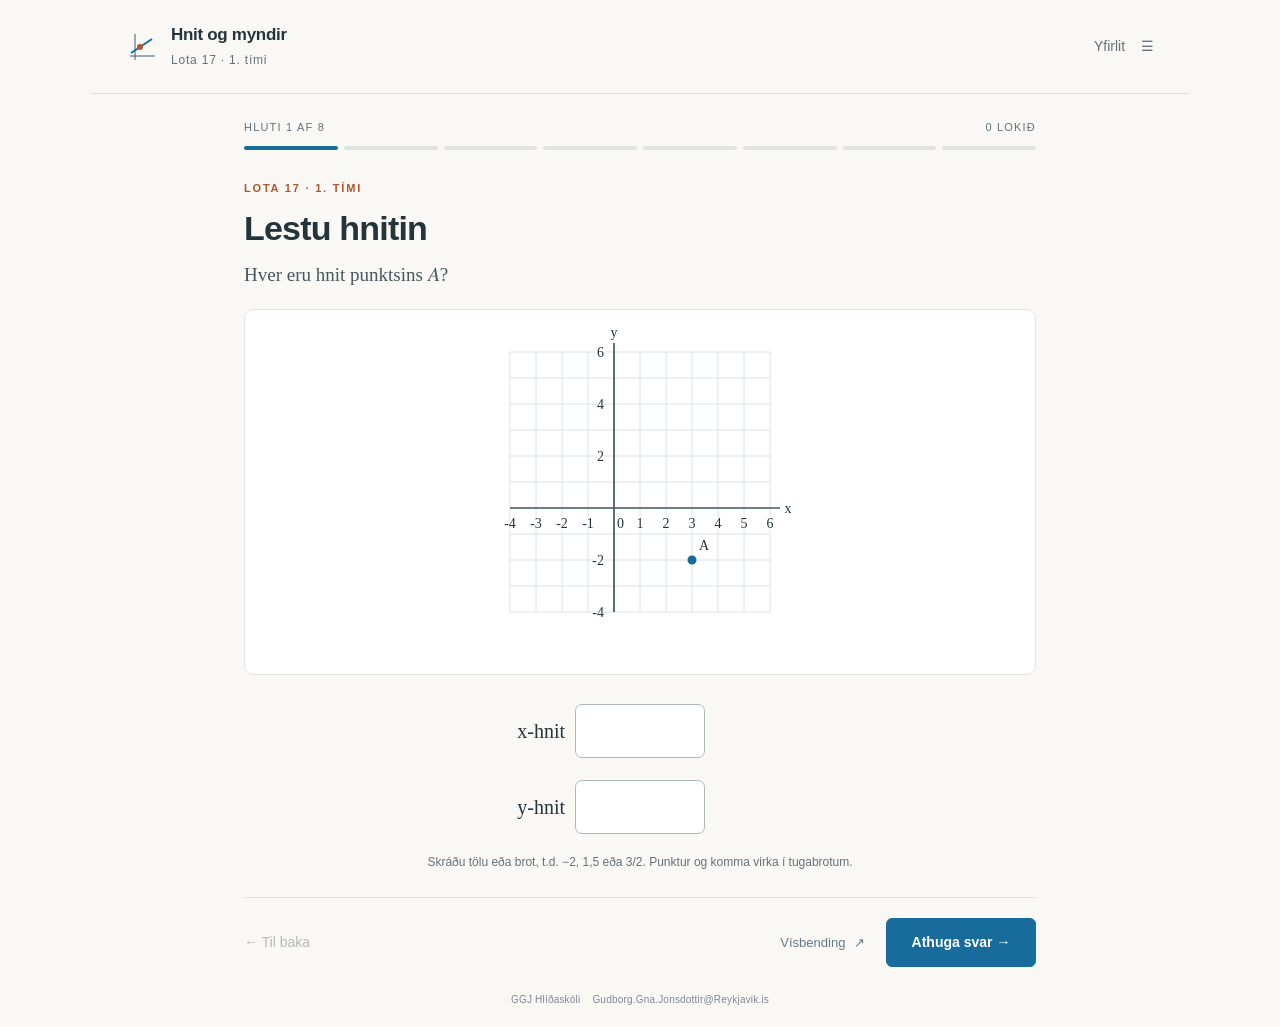
<file: aefingar/timi-1/index.html>
<!doctype html>
<html lang="is">
<head>
<meta charset="UTF-8"><meta name="viewport" content="width=device-width,initial-scale=1">
<meta name="theme-color" content="#f9f8f4">
<meta name="description" content="Æfðu hnit og myndir. Leystu eitt verkefni í einu og fáðu vísbendingar og endurgjöf.">
<title>Hnit og myndir · Lota 17</title>
<link rel="stylesheet" href="../sameiginlegt/base.css"><link rel="stylesheet" href="../sameiginlegt/exercise.css">
</head>
<body>
<header class="top"><div class="brand"><svg width="32" height="32" viewBox="0 0 32 32" aria-hidden="true"><path d="M4 25H29M9 29V3" fill="none" stroke="#425963"/><path d="M5 22L26 8" fill="none" stroke="#176c9b" stroke-width="2"/><circle cx="14" cy="16" r="3" fill="#ac572e"/></svg><div><strong>Hnit og myndir</strong><span>Lota 17 · 1. tími</span></div></div><button class="quiet" id="outline">Yfirlit <span aria-hidden="true">☰</span></button></header>
<noscript><p class="no-script">Kveiktu á JavaScript í vafranum til að nota gagnvirku æfinguna.</p></noscript><main id="main">
<div class="progress-row"><span id="stepcount"></span><span id="subcount"></span></div>
<div id="progress" class="progress" aria-label="Framvinda"></div>
<section id="exercise" aria-labelledby="heading"></section>
<div class="bottom"><button id="back" class="quiet">← Til baka</button><div class="actions"><button id="hint" class="hint-button">Vísbending <span aria-hidden="true">↗</span></button><button id="check" class="primary">Athuga svar <span aria-hidden="true">→</span></button></div></div>
<p class="footnote">GGJ Hlíðaskóli <span>Gudborg.Gna.Jonsdottir@Reykjavik.is</span></p>
</main>
<dialog id="outlineDialog"><div class="dialog-head"><h2>Æfingin þín</h2><button id="closeDialog" class="icon-button" aria-label="Loka yfirliti">×</button></div><p class="muted">Veldu hluta til að skoða eða æfa aftur.</p><div id="outlineItems"></div><p class="storage-note">Framvindan geymist í þessum vafra. Svör eru ekki send til kennara.</p></dialog>
<script src="data.js?v=c427f101ac04"></script><script src="../sameiginlegt/app.js"></script>
<script src="child.js"></script>
</body>
</html>
</file>
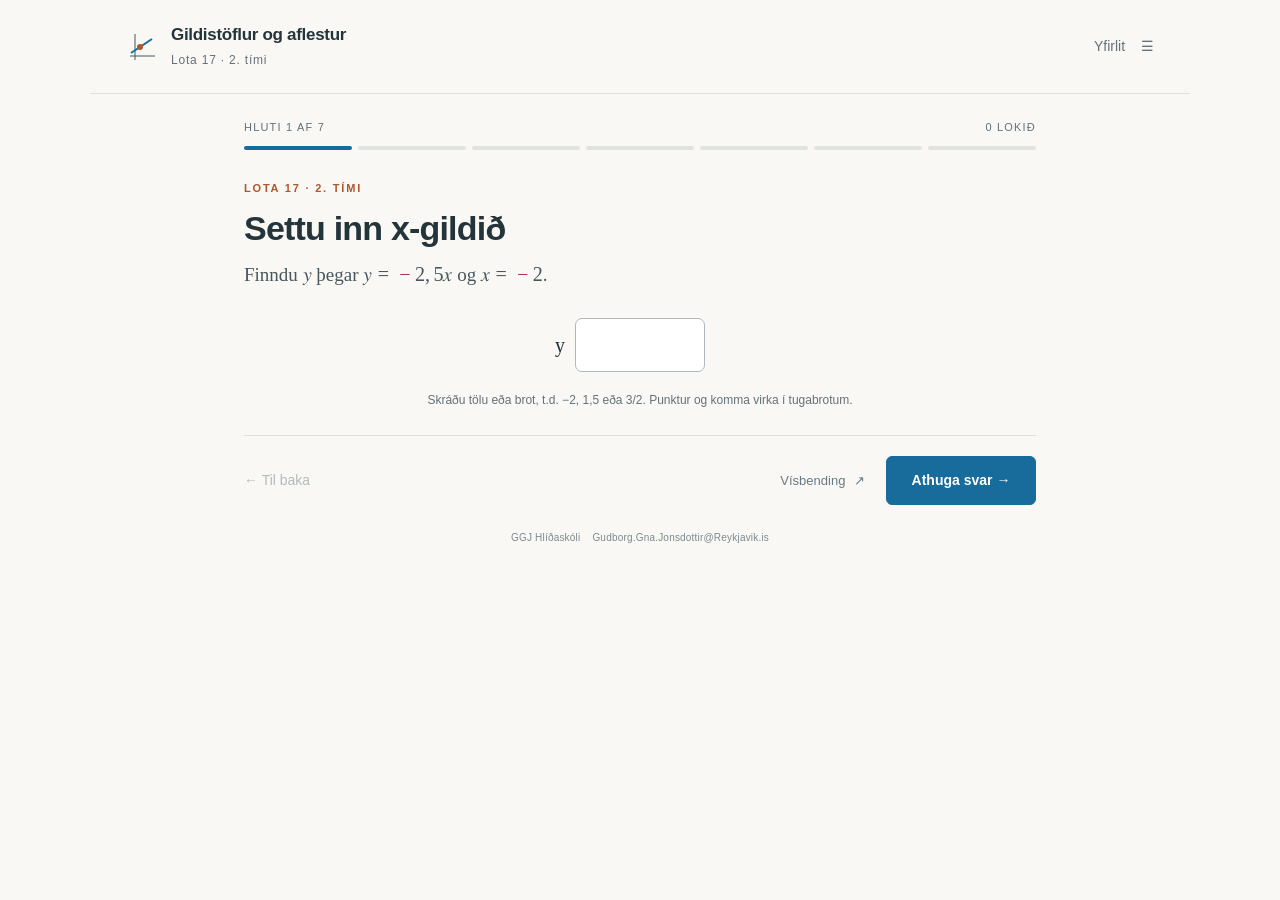
<file: aefingar/timi-2/index.html>
<!doctype html>
<html lang="is">
<head>
<meta charset="UTF-8"><meta name="viewport" content="width=device-width,initial-scale=1">
<meta name="theme-color" content="#f9f8f4">
<meta name="description" content="Æfðu gildistöflur og aflestur. Leystu eitt verkefni í einu og fáðu vísbendingar og endurgjöf.">
<title>Gildistöflur og aflestur · Lota 17</title>
<link rel="stylesheet" href="../sameiginlegt/base.css"><link rel="stylesheet" href="../sameiginlegt/exercise.css">
</head>
<body>
<header class="top"><div class="brand"><svg width="32" height="32" viewBox="0 0 32 32" aria-hidden="true"><path d="M4 25H29M9 29V3" fill="none" stroke="#425963"/><path d="M5 22L26 8" fill="none" stroke="#176c9b" stroke-width="2"/><circle cx="14" cy="16" r="3" fill="#ac572e"/></svg><div><strong>Gildistöflur og aflestur</strong><span>Lota 17 · 2. tími</span></div></div><button class="quiet" id="outline">Yfirlit <span aria-hidden="true">☰</span></button></header>
<noscript><p class="no-script">Kveiktu á JavaScript í vafranum til að nota gagnvirku æfinguna.</p></noscript><main id="main">
<div class="progress-row"><span id="stepcount"></span><span id="subcount"></span></div>
<div id="progress" class="progress" aria-label="Framvinda"></div>
<section id="exercise" aria-labelledby="heading"></section>
<div class="bottom"><button id="back" class="quiet">← Til baka</button><div class="actions"><button id="hint" class="hint-button">Vísbending <span aria-hidden="true">↗</span></button><button id="check" class="primary">Athuga svar <span aria-hidden="true">→</span></button></div></div>
<p class="footnote">GGJ Hlíðaskóli <span>Gudborg.Gna.Jonsdottir@Reykjavik.is</span></p>
</main>
<dialog id="outlineDialog"><div class="dialog-head"><h2>Æfingin þín</h2><button id="closeDialog" class="icon-button" aria-label="Loka yfirliti">×</button></div><p class="muted">Veldu hluta til að skoða eða æfa aftur.</p><div id="outlineItems"></div><p class="storage-note">Framvindan geymist í þessum vafra. Svör eru ekki send til kennara.</p></dialog>
<script src="data.js?v=554094a3fe0c"></script><script src="../sameiginlegt/app.js"></script>
<script src="child.js"></script>
</body>
</html>
</file>
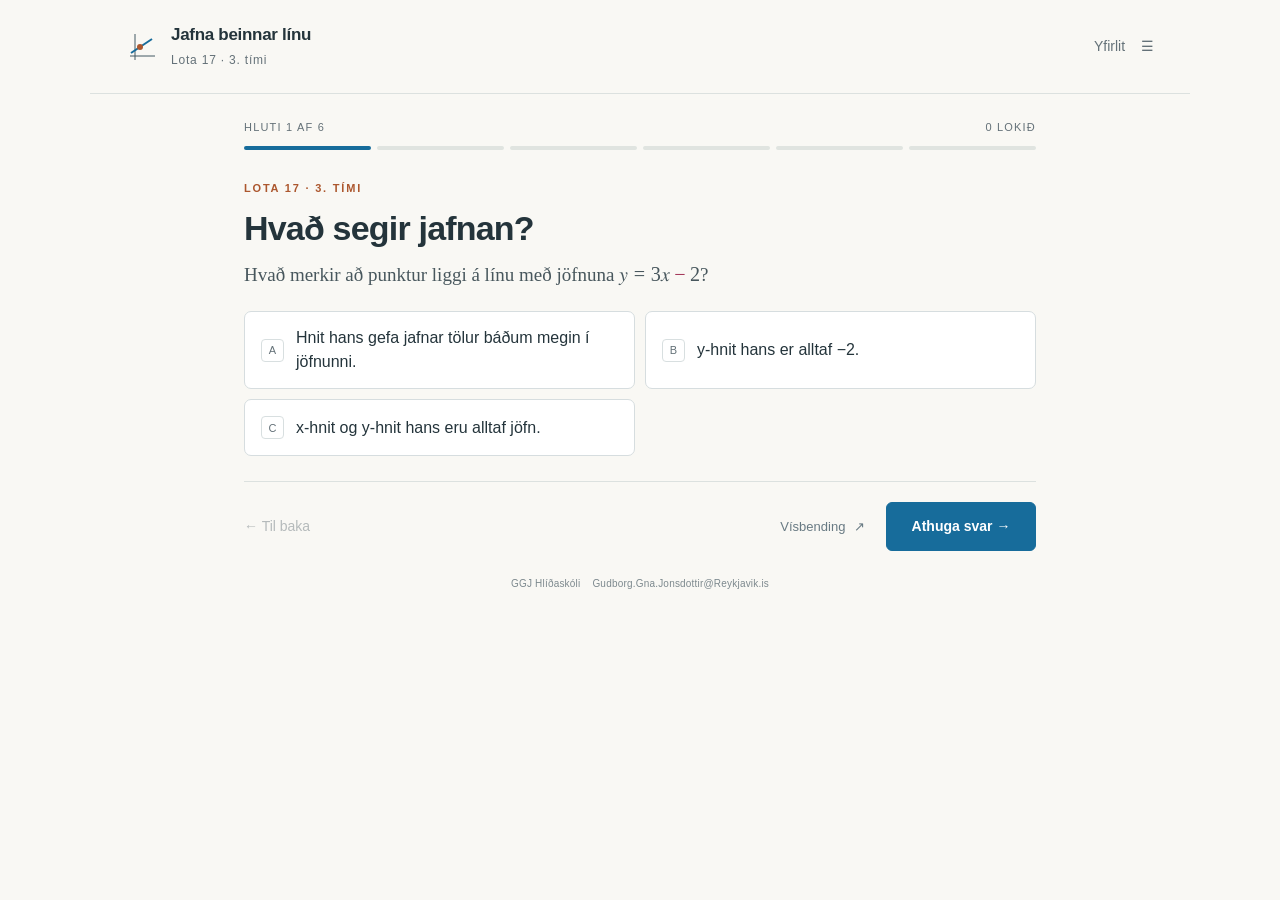
<file: aefingar/timi-3/index.html>
<!doctype html>
<html lang="is">
<head>
<meta charset="UTF-8"><meta name="viewport" content="width=device-width,initial-scale=1">
<meta name="theme-color" content="#f9f8f4">
<meta name="description" content="Æfðu jafna beinnar línu. Leystu eitt verkefni í einu og fáðu vísbendingar og endurgjöf.">
<title>Jafna beinnar línu · Lota 17</title>
<link rel="stylesheet" href="../sameiginlegt/base.css"><link rel="stylesheet" href="../sameiginlegt/exercise.css">
</head>
<body>
<header class="top"><div class="brand"><svg width="32" height="32" viewBox="0 0 32 32" aria-hidden="true"><path d="M4 25H29M9 29V3" fill="none" stroke="#425963"/><path d="M5 22L26 8" fill="none" stroke="#176c9b" stroke-width="2"/><circle cx="14" cy="16" r="3" fill="#ac572e"/></svg><div><strong>Jafna beinnar línu</strong><span>Lota 17 · 3. tími</span></div></div><button class="quiet" id="outline">Yfirlit <span aria-hidden="true">☰</span></button></header>
<noscript><p class="no-script">Kveiktu á JavaScript í vafranum til að nota gagnvirku æfinguna.</p></noscript><main id="main">
<div class="progress-row"><span id="stepcount"></span><span id="subcount"></span></div>
<div id="progress" class="progress" aria-label="Framvinda"></div>
<section id="exercise" aria-labelledby="heading"></section>
<div class="bottom"><button id="back" class="quiet">← Til baka</button><div class="actions"><button id="hint" class="hint-button">Vísbending <span aria-hidden="true">↗</span></button><button id="check" class="primary">Athuga svar <span aria-hidden="true">→</span></button></div></div>
<p class="footnote">GGJ Hlíðaskóli <span>Gudborg.Gna.Jonsdottir@Reykjavik.is</span></p>
</main>
<dialog id="outlineDialog"><div class="dialog-head"><h2>Æfingin þín</h2><button id="closeDialog" class="icon-button" aria-label="Loka yfirliti">×</button></div><p class="muted">Veldu hluta til að skoða eða æfa aftur.</p><div id="outlineItems"></div><p class="storage-note">Framvindan geymist í þessum vafra. Svör eru ekki send til kennara.</p></dialog>
<script src="data.js?v=5bc1ed973306"></script><script src="../sameiginlegt/app.js"></script>
<script src="child.js"></script>
</body>
</html>
</file>
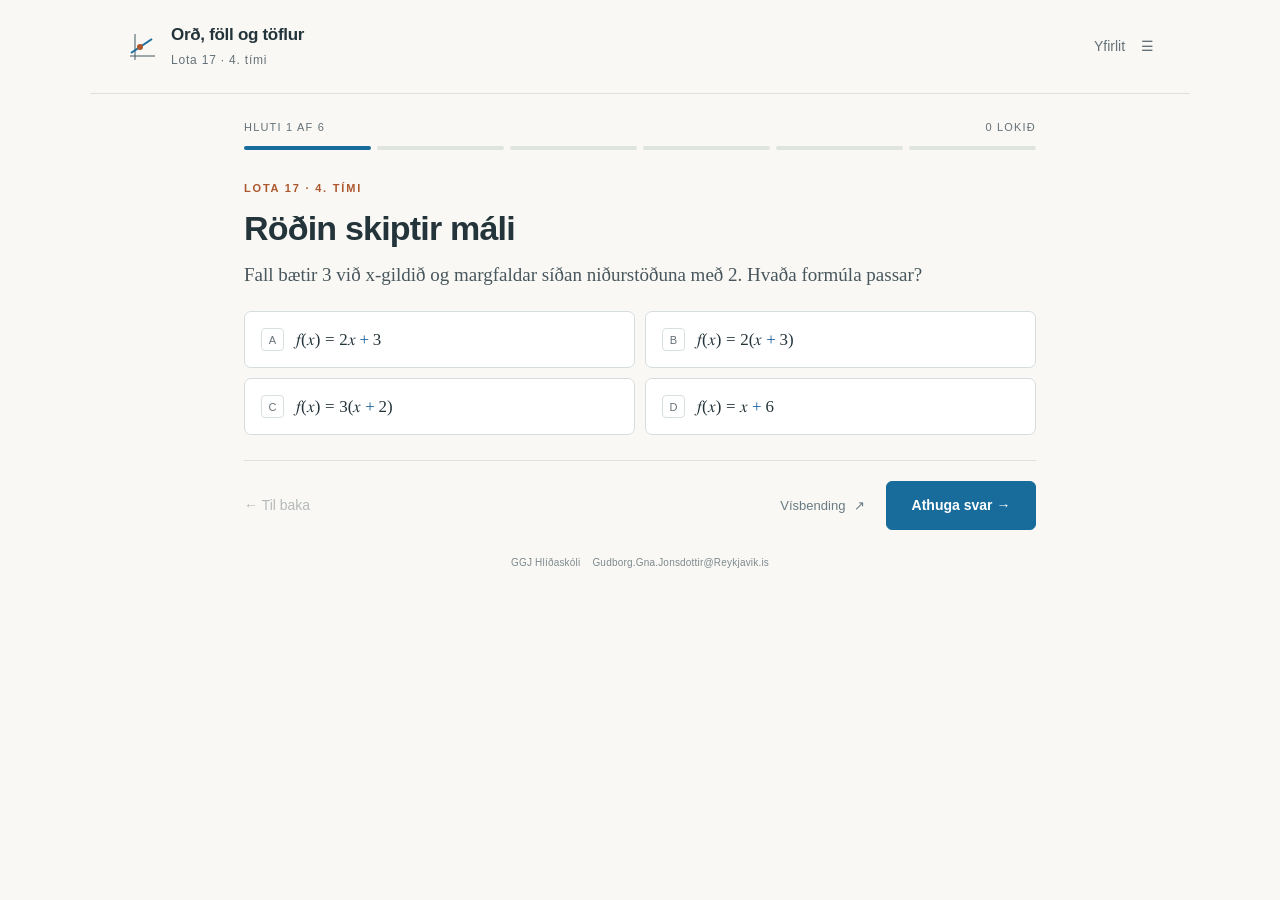
<file: aefingar/timi-4/index.html>
<!doctype html>
<html lang="is">
<head>
<meta charset="UTF-8"><meta name="viewport" content="width=device-width,initial-scale=1">
<meta name="theme-color" content="#f9f8f4">
<meta name="description" content="Æfðu orð, föll og töflur. Leystu eitt verkefni í einu og fáðu vísbendingar og endurgjöf.">
<title>Orð, föll og töflur · Lota 17</title>
<link rel="stylesheet" href="../sameiginlegt/base.css"><link rel="stylesheet" href="../sameiginlegt/exercise.css">
</head>
<body>
<header class="top"><div class="brand"><svg width="32" height="32" viewBox="0 0 32 32" aria-hidden="true"><path d="M4 25H29M9 29V3" fill="none" stroke="#425963"/><path d="M5 22L26 8" fill="none" stroke="#176c9b" stroke-width="2"/><circle cx="14" cy="16" r="3" fill="#ac572e"/></svg><div><strong>Orð, föll og töflur</strong><span>Lota 17 · 4. tími</span></div></div><button class="quiet" id="outline">Yfirlit <span aria-hidden="true">☰</span></button></header>
<noscript><p class="no-script">Kveiktu á JavaScript í vafranum til að nota gagnvirku æfinguna.</p></noscript><main id="main">
<div class="progress-row"><span id="stepcount"></span><span id="subcount"></span></div>
<div id="progress" class="progress" aria-label="Framvinda"></div>
<section id="exercise" aria-labelledby="heading"></section>
<div class="bottom"><button id="back" class="quiet">← Til baka</button><div class="actions"><button id="hint" class="hint-button">Vísbending <span aria-hidden="true">↗</span></button><button id="check" class="primary">Athuga svar <span aria-hidden="true">→</span></button></div></div>
<p class="footnote">GGJ Hlíðaskóli <span>Gudborg.Gna.Jonsdottir@Reykjavik.is</span></p>
</main>
<dialog id="outlineDialog"><div class="dialog-head"><h2>Æfingin þín</h2><button id="closeDialog" class="icon-button" aria-label="Loka yfirliti">×</button></div><p class="muted">Veldu hluta til að skoða eða æfa aftur.</p><div id="outlineItems"></div><p class="storage-note">Framvindan geymist í þessum vafra. Svör eru ekki send til kennara.</p></dialog>
<script src="data.js?v=aa38b812f684"></script><script src="../sameiginlegt/app.js"></script>
<script src="child.js"></script>
</body>
</html>
</file>
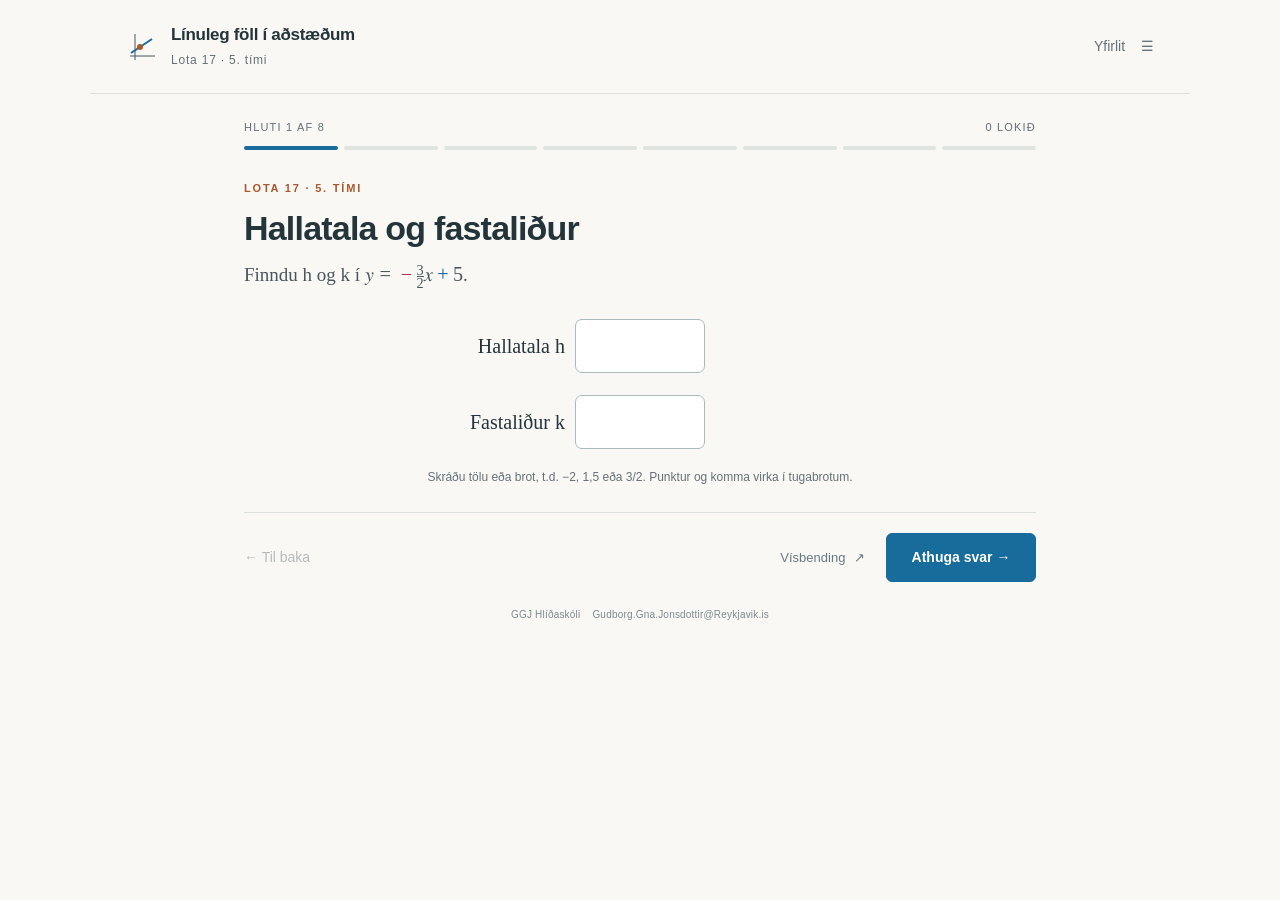
<file: aefingar/timi-5/index.html>
<!doctype html>
<html lang="is">
<head>
<meta charset="UTF-8"><meta name="viewport" content="width=device-width,initial-scale=1">
<meta name="theme-color" content="#f9f8f4">
<meta name="description" content="Æfðu línuleg föll í aðstæðum. Leystu eitt verkefni í einu og fáðu vísbendingar og endurgjöf.">
<title>Línuleg föll í aðstæðum · Lota 17</title>
<link rel="stylesheet" href="../sameiginlegt/base.css"><link rel="stylesheet" href="../sameiginlegt/exercise.css">
</head>
<body>
<header class="top"><div class="brand"><svg width="32" height="32" viewBox="0 0 32 32" aria-hidden="true"><path d="M4 25H29M9 29V3" fill="none" stroke="#425963"/><path d="M5 22L26 8" fill="none" stroke="#176c9b" stroke-width="2"/><circle cx="14" cy="16" r="3" fill="#ac572e"/></svg><div><strong>Línuleg föll í aðstæðum</strong><span>Lota 17 · 5. tími</span></div></div><button class="quiet" id="outline">Yfirlit <span aria-hidden="true">☰</span></button></header>
<noscript><p class="no-script">Kveiktu á JavaScript í vafranum til að nota gagnvirku æfinguna.</p></noscript><main id="main">
<div class="progress-row"><span id="stepcount"></span><span id="subcount"></span></div>
<div id="progress" class="progress" aria-label="Framvinda"></div>
<section id="exercise" aria-labelledby="heading"></section>
<div class="bottom"><button id="back" class="quiet">← Til baka</button><div class="actions"><button id="hint" class="hint-button">Vísbending <span aria-hidden="true">↗</span></button><button id="check" class="primary">Athuga svar <span aria-hidden="true">→</span></button></div></div>
<p class="footnote">GGJ Hlíðaskóli <span>Gudborg.Gna.Jonsdottir@Reykjavik.is</span></p>
</main>
<dialog id="outlineDialog"><div class="dialog-head"><h2>Æfingin þín</h2><button id="closeDialog" class="icon-button" aria-label="Loka yfirliti">×</button></div><p class="muted">Veldu hluta til að skoða eða æfa aftur.</p><div id="outlineItems"></div><p class="storage-note">Framvindan geymist í þessum vafra. Svör eru ekki send til kennara.</p></dialog>
<script src="data.js?v=1e2fb8389bc0"></script><script src="../sameiginlegt/app.js"></script>
<script src="child.js"></script>
</body>
</html>
</file>
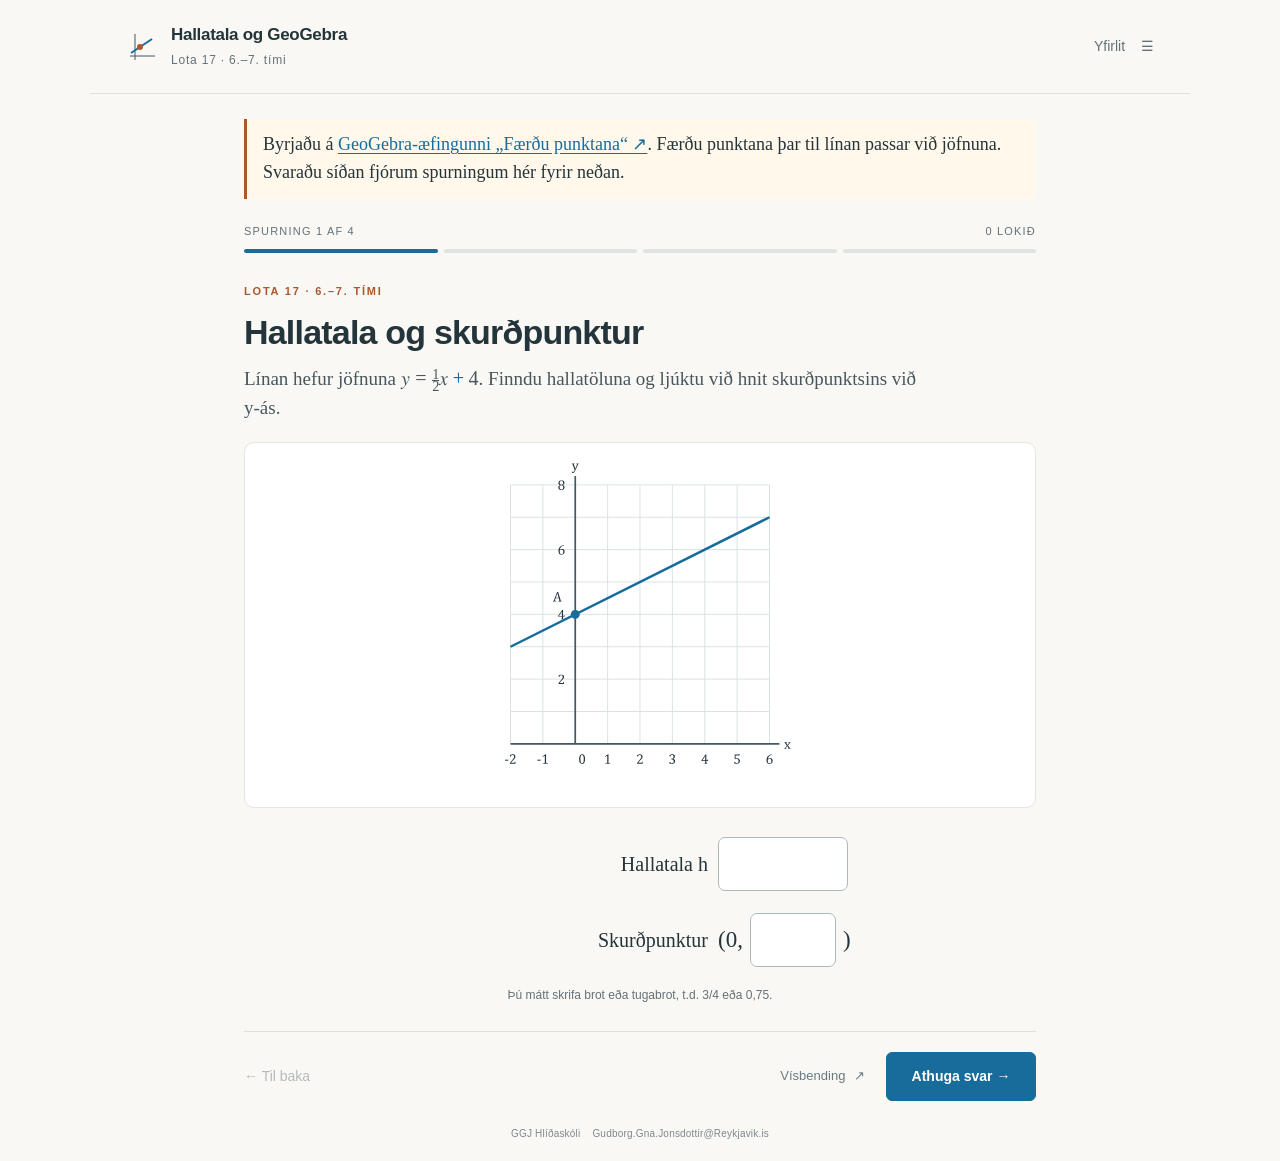
<file: aefingar/timi-6-7/index.html>
<!doctype html>
<html lang="is">
<head>
<meta charset="UTF-8"><meta name="viewport" content="width=device-width,initial-scale=1">
<meta name="theme-color" content="#f9f8f4">
<meta name="description" content="GeoGebra og fjórar stuttar spurningar um hallatölu, skurðpunkt og aflestur.">
<title>Hallatala og GeoGebra · Lota 17</title>
<link rel="stylesheet" href="base.css"><link rel="stylesheet" href="exercise.css">
</head>
<body>
<header class="top"><div class="brand"><svg width="32" height="32" viewBox="0 0 32 32" aria-hidden="true"><path d="M4 25H29M9 29V3" fill="none" stroke="#425963"/><path d="M5 22L26 8" fill="none" stroke="#176c9b" stroke-width="2"/><circle cx="14" cy="16" r="3" fill="#ac572e"/></svg><div><strong>Hallatala og GeoGebra</strong><span>Lota 17 · 6.–7. tími</span></div></div><button class="quiet" id="outline">Yfirlit <span aria-hidden="true">☰</span></button></header>
<noscript><p class="no-script">Kveiktu á JavaScript í vafranum til að nota gagnvirku æfinguna.</p></noscript><main id="main">
<p class="geogebra-start">Byrjaðu á <a href="https://www.geogebra.org/classic/ybdcrenx" target="_blank" rel="noopener">GeoGebra-æfingunni „Færðu punktana“ ↗</a>. Færðu punktana þar til línan passar við jöfnuna. Svaraðu síðan fjórum spurningum hér fyrir neðan.</p>
<div class="progress-row"><span id="stepcount"></span><span id="subcount"></span></div>
<div id="progress" class="progress" aria-label="Framvinda"></div>
<section id="exercise" aria-labelledby="heading"></section>
<div class="bottom"><button id="back" class="quiet">← Til baka</button><div class="actions"><button id="hint" class="hint-button">Vísbending <span aria-hidden="true">↗</span></button><button id="check" class="primary">Athuga svar <span aria-hidden="true">→</span></button></div></div>
<p class="footnote">GGJ Hlíðaskóli <span>Gudborg.Gna.Jonsdottir@Reykjavik.is</span></p>
</main>
<dialog id="outlineDialog"><div class="dialog-head"><h2>Æfingin þín</h2><button id="closeDialog" class="icon-button" aria-label="Loka yfirliti">×</button></div><p class="muted">Veldu spurningu til að skoða eða æfa aftur.</p><div id="outlineItems"></div><p class="storage-note">Framvindan geymist í þessum vafra. Svör eru ekki send til kennara.</p></dialog>
<script src="data.js?v=6100acb7b196"></script><script src="app.js"></script>
<script src="child.js"></script>
</body>
</html>
</file>
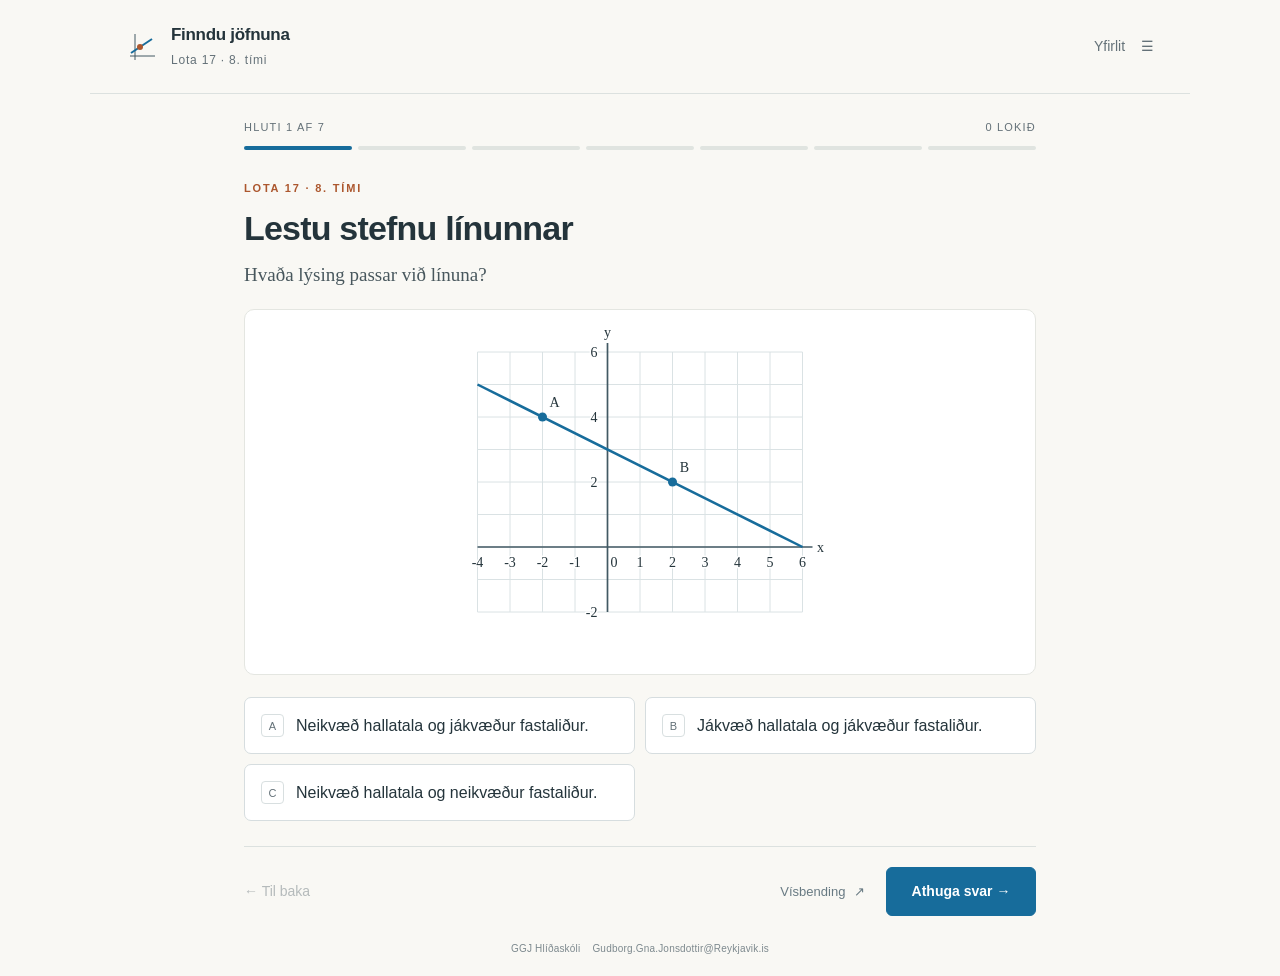
<file: aefingar/timi-8/index.html>
<!doctype html>
<html lang="is">
<head>
<meta charset="UTF-8"><meta name="viewport" content="width=device-width,initial-scale=1">
<meta name="theme-color" content="#f9f8f4">
<meta name="description" content="Æfðu finndu jöfnuna. Leystu eitt verkefni í einu og fáðu vísbendingar og endurgjöf.">
<title>Finndu jöfnuna · Lota 17</title>
<link rel="stylesheet" href="../sameiginlegt/base.css"><link rel="stylesheet" href="../sameiginlegt/exercise.css">
</head>
<body>
<header class="top"><div class="brand"><svg width="32" height="32" viewBox="0 0 32 32" aria-hidden="true"><path d="M4 25H29M9 29V3" fill="none" stroke="#425963"/><path d="M5 22L26 8" fill="none" stroke="#176c9b" stroke-width="2"/><circle cx="14" cy="16" r="3" fill="#ac572e"/></svg><div><strong>Finndu jöfnuna</strong><span>Lota 17 · 8. tími</span></div></div><button class="quiet" id="outline">Yfirlit <span aria-hidden="true">☰</span></button></header>
<noscript><p class="no-script">Kveiktu á JavaScript í vafranum til að nota gagnvirku æfinguna.</p></noscript><main id="main">
<div class="progress-row"><span id="stepcount"></span><span id="subcount"></span></div>
<div id="progress" class="progress" aria-label="Framvinda"></div>
<section id="exercise" aria-labelledby="heading"></section>
<div class="bottom"><button id="back" class="quiet">← Til baka</button><div class="actions"><button id="hint" class="hint-button">Vísbending <span aria-hidden="true">↗</span></button><button id="check" class="primary">Athuga svar <span aria-hidden="true">→</span></button></div></div>
<p class="footnote">GGJ Hlíðaskóli <span>Gudborg.Gna.Jonsdottir@Reykjavik.is</span></p>
</main>
<dialog id="outlineDialog"><div class="dialog-head"><h2>Æfingin þín</h2><button id="closeDialog" class="icon-button" aria-label="Loka yfirliti">×</button></div><p class="muted">Veldu hluta til að skoða eða æfa aftur.</p><div id="outlineItems"></div><p class="storage-note">Framvindan geymist í þessum vafra. Svör eru ekki send til kennara.</p></dialog>
<script src="data.js?v=df3be148a1fb"></script><script src="../sameiginlegt/app.js"></script>
<script src="child.js"></script>
</body>
</html>
</file>
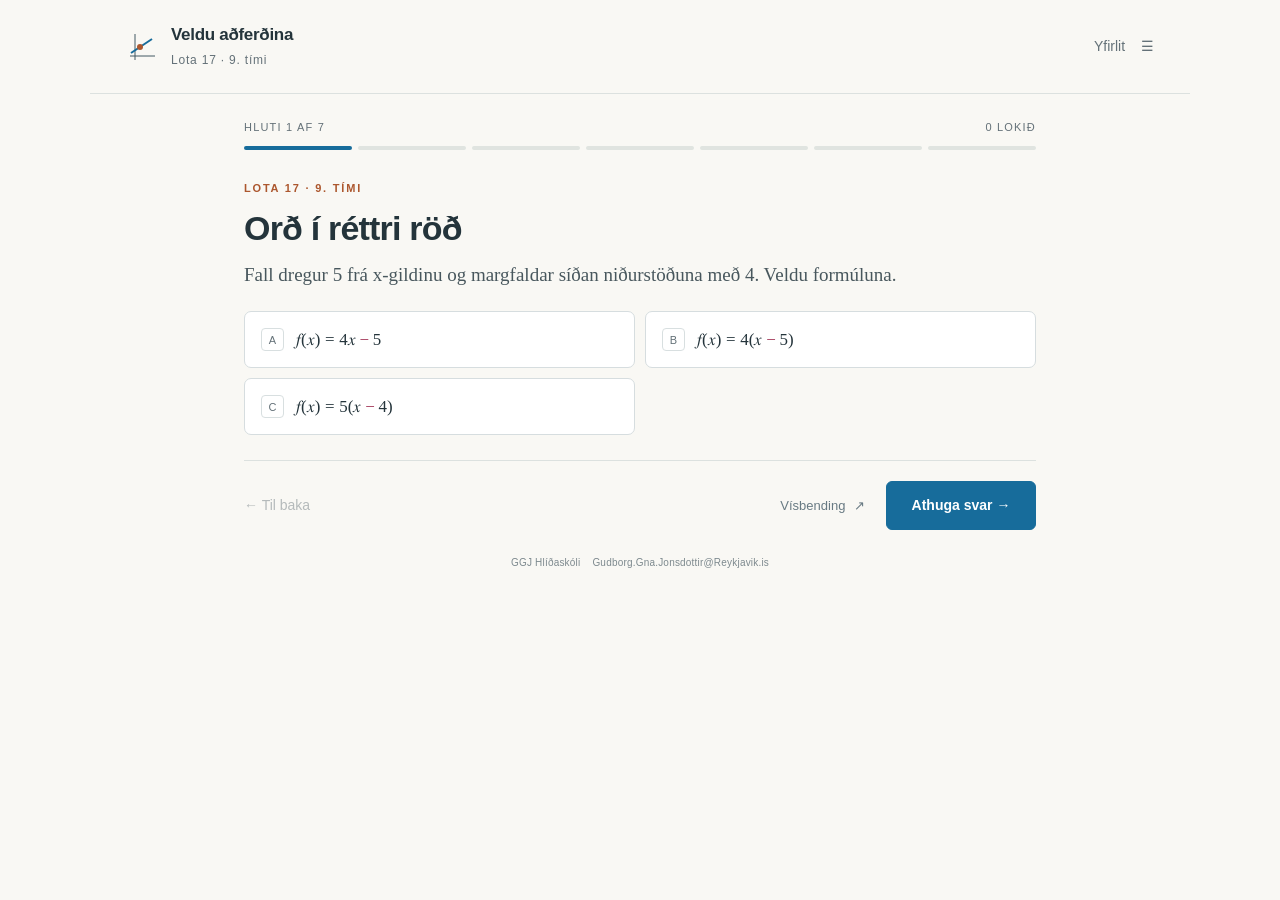
<file: aefingar/timi-9/index.html>
<!doctype html>
<html lang="is">
<head>
<meta charset="UTF-8"><meta name="viewport" content="width=device-width,initial-scale=1">
<meta name="theme-color" content="#f9f8f4">
<meta name="description" content="Æfðu veldu aðferðina. Leystu eitt verkefni í einu og fáðu vísbendingar og endurgjöf.">
<title>Veldu aðferðina · Lota 17</title>
<link rel="stylesheet" href="../sameiginlegt/base.css"><link rel="stylesheet" href="../sameiginlegt/exercise.css">
</head>
<body>
<header class="top"><div class="brand"><svg width="32" height="32" viewBox="0 0 32 32" aria-hidden="true"><path d="M4 25H29M9 29V3" fill="none" stroke="#425963"/><path d="M5 22L26 8" fill="none" stroke="#176c9b" stroke-width="2"/><circle cx="14" cy="16" r="3" fill="#ac572e"/></svg><div><strong>Veldu aðferðina</strong><span>Lota 17 · 9. tími</span></div></div><button class="quiet" id="outline">Yfirlit <span aria-hidden="true">☰</span></button></header>
<noscript><p class="no-script">Kveiktu á JavaScript í vafranum til að nota gagnvirku æfinguna.</p></noscript><main id="main">
<div class="progress-row"><span id="stepcount"></span><span id="subcount"></span></div>
<div id="progress" class="progress" aria-label="Framvinda"></div>
<section id="exercise" aria-labelledby="heading"></section>
<div class="bottom"><button id="back" class="quiet">← Til baka</button><div class="actions"><button id="hint" class="hint-button">Vísbending <span aria-hidden="true">↗</span></button><button id="check" class="primary">Athuga svar <span aria-hidden="true">→</span></button></div></div>
<p class="footnote">GGJ Hlíðaskóli <span>Gudborg.Gna.Jonsdottir@Reykjavik.is</span></p>
</main>
<dialog id="outlineDialog"><div class="dialog-head"><h2>Æfingin þín</h2><button id="closeDialog" class="icon-button" aria-label="Loka yfirliti">×</button></div><p class="muted">Veldu hluta til að skoða eða æfa aftur.</p><div id="outlineItems"></div><p class="storage-note">Framvindan geymist í þessum vafra. Svör eru ekki send til kennara.</p></dialog>
<script src="data.js?v=4ff5d82fded0"></script><script src="../sameiginlegt/app.js"></script>
<script src="child.js"></script>
</body>
</html>
</file>
<file: aefingar/sameiginlegt/base.css>
*{box-sizing:border-box} :root{--paper:#f9f8f4;--ink:#24343b;--muted:#647178;--line:#dce1df;--blue:#176c9b;--blue-pale:#eaf3f8;--orange:#ac572e;--green:#286751;--green-pale:#edf5ed}body{margin:0;background:var(--paper);color:var(--ink);font:16px/1.5 "Aptos","Segoe UI",sans-serif}button,input{font:inherit}button{cursor:pointer}button:disabled{cursor:default;opacity:.45}button:focus-visible,input:focus-visible,[role=button]:focus-visible{outline:3px solid #ba662e;outline-offset:4px}button{transition:background .15s,border-color .15s} .top{height:94px;max-width:1100px;margin:auto;padding:0 36px;display:flex;align-items:center;justify-content:space-between;border-bottom:1px solid var(--line)}.brand{display:flex;align-items:center;gap:13px}.brand strong{display:block;font-size:17px;font-weight:650;letter-spacing:-.3px}.brand span{font-size:12px;color:var(--muted);letter-spacing:.8px}button.quiet{border:0;background:transparent;color:var(--muted);padding:10px 0;font-size:14px}.quiet span{margin-left:12px}.quiet:hover{color:var(--ink)}main{max-width:860px;margin:0 auto;padding:25px 34px 12px}.progress-row{display:flex;justify-content:space-between;font-size:11px;letter-spacing:1.2px;text-transform:uppercase;color:var(--muted);margin:0 0 10px}.progress{display:flex;gap:6px}.progress i{height:4px;flex:1;background:#e0e4e0;border-radius:3px}.progress i.done{background:#588b73}.progress i.current{background:var(--blue)}#exercise{padding-top:30px}h1{font-size:clamp(25px,3vw,34px);line-height:1.2;letter-spacing:-.8px;font-weight:650;margin:0 0 12px}h2{font-size:23px;line-height:1.3;letter-spacing:-.4px;margin:0}.eyebrow{font-size:11px;color:var(--orange);text-transform:uppercase;letter-spacing:1.8px;font-weight:650;margin-bottom:12px}.intro{font:19px/1.5 Cambria,Georgia,serif;margin:0;max-width:700px;color:#48575d}.board{margin:20px 0 18px;min-height:260px;background:#fff;border:1px solid #e4e6e1;border-radius:10px;display:flex;align-items:center;justify-content:center;position:relative;overflow:hidden}.board svg{width:100%;max-width:520px;max-height:310px;display:block}.board-note{position:absolute;bottom:10px;left:16px;font-size:11px;color:#7b8589}.figure-label{font:18px Cambria,Georgia,serif;fill:#263941;paint-order:stroke;stroke:white;stroke-width:5;stroke-linejoin:round}.vertex-label{font-size:14px;font-style:italic;fill:#5c6b71;paint-order:stroke;stroke:#fff;stroke-width:4}.edge-hit{cursor:pointer}.edge-hit:focus-visible{outline:none}.edge-hit:focus-visible .edge{stroke:var(--orange);stroke-width:6}.edge{stroke:#425963;stroke-width:2.5;fill:none;stroke-linecap:round;transition:stroke .2s}.edge.selected{stroke:var(--blue);stroke-width:5}.edge-hit:hover .edge{stroke:var(--blue)}.point-button{cursor:pointer}.point-button circle{fill:#fff;stroke:#526d78;stroke-width:2}.point-button.selected circle{fill:var(--blue);stroke:var(--blue)}.choices{display:grid;grid-template-columns:repeat(2,minmax(0,1fr));gap:10px}.choice{padding:14px 16px;border:1px solid #d6dddf;border-radius:7px;background:#fff;text-align:left;display:flex;align-items:center;gap:12px;color:var(--ink);min-height:57px}.choice:hover{border-color:#91acba;background:#f4f8fa}.choice.selected{border-color:var(--blue);background:var(--blue-pale);box-shadow:inset 0 0 0 1px var(--blue)}.choice.correct{border-color:var(--green);background:var(--green-pale)}.choice .letter{border:1px solid #d8dfe0;border-radius:4px;width:23px;height:23px;display:inline-flex;align-items:center;justify-content:center;font:11px "Segoe UI",sans-serif;color:var(--muted);flex-shrink:0}.choice .math{font:21px Cambria,Georgia,serif}.choice .math sup{font-size:13px}.input-row{display:flex;align-items:center;gap:12px;justify-content:center;padding:7px}.input-row label{font:26px Cambria,Georgia,serif}.input-row input{width:154px;padding:13px;text-align:center;border:1.5px solid #abb9bf;border-radius:7px;background:#fff;font:26px Cambria,Georgia,serif;color:var(--ink)}.input-row input:focus{border-color:var(--blue)}.input-row .unit{font:22px Cambria,Georgia,serif}.input-help{text-align:center;font-size:12px;color:var(--muted);margin:8px 0 0}.feedback,.hint-box{padding:14px 18px;border-radius:6px;font-size:15px;line-height:1.55;margin-top:16px}.feedback{background:#fcf0e5;border-left:3px solid #c47b43}.feedback.success{background:#eef5ed;border-left-color:var(--green)}.feedback strong{display:block;margin-bottom:3px;color:var(--ink)}.hint-box{background:#edf3f6;border-left:3px solid #98b5c5}.hint-box strong{font-size:12px;letter-spacing:.4px;text-transform:uppercase;display:block;margin-bottom:4px}.bottom{display:flex;justify-content:space-between;align-items:center;margin-top:25px;padding-top:20px;border-top:1px solid var(--line);gap:10px}.actions{display:flex;gap:13px;align-items:center}.primary{background:#264d60;color:#fff;border:1px solid #264d60;border-radius:6px;padding:13px 22px;font-size:14px;font-weight:600;min-width:150px}.primary:hover{background:#173d50}.primary span{margin-left:16px}.hint-button{border:0;background:transparent;color:#687a83;font-size:13px;padding:12px 8px}.hint-button:hover{color:var(--blue)}.hint-button span{margin-left:5px}.footnote{text-align:center;font-size:10px;color:#7d898e;margin:25px 0 8px;letter-spacing:.2px}.footnote span{margin-left:9px}dialog{border:1px solid #dce1df;border-radius:12px;max-width:530px;width:calc(100% - 32px);padding:26px;background:var(--paper);color:var(--ink);box-shadow:0 15px 65px #23374125}dialog::backdrop{background:#20343f55}.dialog-head{display:flex;justify-content:space-between;align-items:center}.icon-button{border:0;background:transparent;font-size:27px;color:var(--muted)}.muted{color:var(--muted);font-size:14px}.outline-item{width:100%;border:0;border-top:1px solid var(--line);background:transparent;padding:12px 5px;display:flex;gap:14px;text-align:left;align-items:center;color:var(--ink)}.outline-item:hover{background:#e9f0f0}.outline-item span{width:23px;color:var(--blue)}.outline-item small{margin-left:auto;font-size:11px;color:var(--green)}.storage-note{font-size:11px;color:var(--muted);margin:20px 0 0}.triple{display:flex;justify-content:center;gap:20px;flex-wrap:wrap;padding:40px}.triple span{display:block;text-align:center;font:39px Cambria,Georgia,serif;border-bottom:2px solid #d9e6eb;padding:20px 20px 13px}.triple small{display:block;font:12px "Segoe UI",sans-serif;color:var(--muted);margin:9px 0 0}.mini-equation{font:25px Cambria,Georgia,serif;text-align:center;padding:0 20px 30px;color:var(--blue)}.number-board{display:block;width:100%}.rotate-badge{position:absolute;top:15px;right:15px;font-size:11px;color:var(--blue);background:var(--blue-pale);padding:5px 9px;border-radius:4px}.summary{text-align:center;padding:28px 0}.summary .seal{display:inline-flex;align-items:center;justify-content:center;border:1px solid #97b8a6;color:var(--green);border-radius:50%;width:65px;height:65px;font-size:31px;margin-bottom:24px}.summary .intro{margin:auto}.summary-list{max-width:440px;margin:25px auto;text-align:left;list-style:none;padding:0}.summary-list li{padding:9px 0;border-bottom:1px solid var(--line);font-size:15px}.summary-list li:before{content:'✓';color:var(--green);margin-right:14px}.summary .primary{margin:15px}.callout{font-size:13px;color:var(--muted);text-align:center;margin:12px 0}.sr-only{position:absolute;width:1px;height:1px;padding:0;margin:-1px;overflow:hidden;clip:rect(0,0,0,0);white-space:nowrap;border:0} @media(max-width:600px){.top{height:78px;padding:0 18px}.brand strong{font-size:15px}.brand svg{width:27px}main{padding:20px 18px 10px}#exercise{padding-top:23px}.intro{font-size:18px}.board{margin-top:18px;min-height:225px}.board svg{max-height:265px}.choices{gap:8px}.choice{padding:12px 10px;font-size:14px;gap:8px}.choice .math{font-size:19px}.bottom{margin-top:20px}.actions{gap:5px}.primary{padding:12px 14px;min-width:125px}.primary span{margin-left:6px}.hint-button{font-size:12px;padding:9px 4px}.triple{gap:5px;padding:25px 10px}.triple span{font-size:30px;padding:14px}.footnote span{display:block;margin:2px 0 0}}@media(prefers-reduced-motion:reduce){*{transition:none!important;animation:none!important}}
</file>
<file: aefingar/sameiginlegt/exercise.css>
/* Subject-specific additions to the approved exercise stylesheet. */
.top{height:auto;min-height:94px;gap:14px;padding-top:14px;padding-bottom:14px}.brand{min-width:0}.brand svg{flex-shrink:0}.brand strong{overflow-wrap:anywhere}.top>.quiet{flex-shrink:0}
.board{min-height:0;padding:12px;margin-top:20px}.board svg.coordinate-graph{width:100%;max-width:440px;max-height:none;overflow:visible;--graph-font-size:14px}
svg.coordinate-graph text{font-family:"Cambria Math",Cambria,serif;font-size:var(--graph-font-size);fill:#24343b;paint-order:stroke;stroke:#fff;stroke-width:3;stroke-linejoin:round}
.graph-point[role=button]{cursor:pointer}.graph-point[role=button]:focus-visible{outline:none}.graph-point[role=button]:focus-visible .point-dot{stroke:#ac572e;stroke-width:4}.graph-point.selected .point-dot{fill:#ac572e;stroke:#24343b;stroke-width:2}
.value-table{border-collapse:collapse;width:min(100%,480px);font:20px/1.5 "Cambria Math",Cambria,serif;text-align:center;margin:12px auto}.value-table caption{font:16px Cambria,serif;margin-bottom:12px}.value-table th,.value-table td{padding:12px 9px;border:1px solid #dce1df}.value-table th{background:#edf3f6}
math{font-family:"Cambria Math",Cambria,serif;font-size:1.06em}mfrac{padding:.12em 0}.intro math{white-space:nowrap}.choices{margin-top:22px}.choice>span:last-child{min-width:0}.choice code{white-space:normal;overflow-wrap:anywhere;font-size:16px}
.answer-fields{margin-top:22px;display:grid;gap:8px}.input-row{display:grid;grid-template-columns:minmax(110px,1fr) 130px minmax(0,1fr);max-width:550px;margin:auto;width:100%;gap:10px}.input-row label{font-size:20px;text-align:right}.input-row input{width:130px;font-size:23px}.input-row input:disabled{opacity:1;color:#286751;border-bottom:3px double #286751}.input-row .unit{font-size:18px;overflow-wrap:anywhere}.input-help{max-width:500px;margin:12px auto;line-height:1.6}
.feedback,.hint-box{font:18px/1.65 Cambria,Georgia,serif}.feedback strong{font:600 15px/1.5 "Segoe UI",sans-serif}.summary-list{max-width:570px}.summary .intro{font-size:19px}.summary .primary{background:#176c9b;border-color:#176c9b}.primary{background:#176c9b;border-color:#176c9b}
.storage-note{line-height:1.5}.outline-item{gap:12px}.outline-item small{flex-shrink:0}.outline-item span{flex-shrink:0}.no-script{padding:24px;font:20px Cambria,serif}
.input-row .unit:empty{display:none}
@media(max-width:600px){.top{min-height:78px;padding:14px 16px}.brand strong{font-size:16px}.choices{grid-template-columns:1fr}.choice{font-size:16px;padding:12px 14px}.intro{font-size:19px}.input-row{grid-template-columns:minmax(95px,1fr) 110px;max-width:350px}.input-row input{width:110px}.input-row .unit{grid-column:1/-1;font-size:16px;text-align:right;overflow-wrap:normal}.input-row label{font-size:19px}.bottom{flex-wrap:wrap}.actions{margin-left:auto;gap:10px}.hint-button{font-size:13px}.board{padding:6px}.value-table{font-size:18px}.value-table th,.value-table td{padding:10px 6px}.footnote{overflow-wrap:anywhere}}
</file>
<file: aefingar/timi-6-7/base.css>
*{box-sizing:border-box} :root{--paper:#f9f8f4;--ink:#24343b;--muted:#647178;--line:#dce1df;--blue:#176c9b;--blue-pale:#eaf3f8;--orange:#ac572e;--green:#286751;--green-pale:#edf5ed}body{margin:0;background:var(--paper);color:var(--ink);font:16px/1.5 "Aptos","Segoe UI",sans-serif}button,input{font:inherit}button{cursor:pointer}button:disabled{cursor:default;opacity:.45}button:focus-visible,input:focus-visible,[role=button]:focus-visible{outline:3px solid #ba662e;outline-offset:4px}button{transition:background .15s,border-color .15s} .top{height:94px;max-width:1100px;margin:auto;padding:0 36px;display:flex;align-items:center;justify-content:space-between;border-bottom:1px solid var(--line)}.brand{display:flex;align-items:center;gap:13px}.brand strong{display:block;font-size:17px;font-weight:650;letter-spacing:-.3px}.brand span{font-size:12px;color:var(--muted);letter-spacing:.8px}button.quiet{border:0;background:transparent;color:var(--muted);padding:10px 0;font-size:14px}.quiet span{margin-left:12px}.quiet:hover{color:var(--ink)}main{max-width:860px;margin:0 auto;padding:25px 34px 12px}.progress-row{display:flex;justify-content:space-between;font-size:11px;letter-spacing:1.2px;text-transform:uppercase;color:var(--muted);margin:0 0 10px}.progress{display:flex;gap:6px}.progress i{height:4px;flex:1;background:#e0e4e0;border-radius:3px}.progress i.done{background:#588b73}.progress i.current{background:var(--blue)}#exercise{padding-top:30px}h1{font-size:clamp(25px,3vw,34px);line-height:1.2;letter-spacing:-.8px;font-weight:650;margin:0 0 12px}h2{font-size:23px;line-height:1.3;letter-spacing:-.4px;margin:0}.eyebrow{font-size:11px;color:var(--orange);text-transform:uppercase;letter-spacing:1.8px;font-weight:650;margin-bottom:12px}.intro{font:19px/1.5 Cambria,Georgia,serif;margin:0;max-width:700px;color:#48575d}.board{margin:20px 0 18px;min-height:260px;background:#fff;border:1px solid #e4e6e1;border-radius:10px;display:flex;align-items:center;justify-content:center;position:relative;overflow:hidden}.board svg{width:100%;max-width:520px;max-height:310px;display:block}.board-note{position:absolute;bottom:10px;left:16px;font-size:11px;color:#7b8589}.figure-label{font:18px Cambria,Georgia,serif;fill:#263941;paint-order:stroke;stroke:white;stroke-width:5;stroke-linejoin:round}.vertex-label{font-size:14px;font-style:italic;fill:#5c6b71;paint-order:stroke;stroke:#fff;stroke-width:4}.edge-hit{cursor:pointer}.edge-hit:focus-visible{outline:none}.edge-hit:focus-visible .edge{stroke:var(--orange);stroke-width:6}.edge{stroke:#425963;stroke-width:2.5;fill:none;stroke-linecap:round;transition:stroke .2s}.edge.selected{stroke:var(--blue);stroke-width:5}.edge-hit:hover .edge{stroke:var(--blue)}.point-button{cursor:pointer}.point-button circle{fill:#fff;stroke:#526d78;stroke-width:2}.point-button.selected circle{fill:var(--blue);stroke:var(--blue)}.choices{display:grid;grid-template-columns:repeat(2,minmax(0,1fr));gap:10px}.choice{padding:14px 16px;border:1px solid #d6dddf;border-radius:7px;background:#fff;text-align:left;display:flex;align-items:center;gap:12px;color:var(--ink);min-height:57px}.choice:hover{border-color:#91acba;background:#f4f8fa}.choice.selected{border-color:var(--blue);background:var(--blue-pale);box-shadow:inset 0 0 0 1px var(--blue)}.choice.correct{border-color:var(--green);background:var(--green-pale)}.choice .letter{border:1px solid #d8dfe0;border-radius:4px;width:23px;height:23px;display:inline-flex;align-items:center;justify-content:center;font:11px "Segoe UI",sans-serif;color:var(--muted);flex-shrink:0}.choice .math{font:21px Cambria,Georgia,serif}.choice .math sup{font-size:13px}.input-row{display:flex;align-items:center;gap:12px;justify-content:center;padding:7px}.input-row label{font:26px Cambria,Georgia,serif}.input-row input{width:154px;padding:13px;text-align:center;border:1.5px solid #abb9bf;border-radius:7px;background:#fff;font:26px Cambria,Georgia,serif;color:var(--ink)}.input-row input:focus{border-color:var(--blue)}.input-row .unit{font:22px Cambria,Georgia,serif}.input-help{text-align:center;font-size:12px;color:var(--muted);margin:8px 0 0}.feedback,.hint-box{padding:14px 18px;border-radius:6px;font-size:15px;line-height:1.55;margin-top:16px}.feedback{background:#fcf0e5;border-left:3px solid #c47b43}.feedback.success{background:#eef5ed;border-left-color:var(--green)}.feedback strong{display:block;margin-bottom:3px;color:var(--ink)}.hint-box{background:#edf3f6;border-left:3px solid #98b5c5}.hint-box strong{font-size:12px;letter-spacing:.4px;text-transform:uppercase;display:block;margin-bottom:4px}.bottom{display:flex;justify-content:space-between;align-items:center;margin-top:25px;padding-top:20px;border-top:1px solid var(--line);gap:10px}.actions{display:flex;gap:13px;align-items:center}.primary{background:#264d60;color:#fff;border:1px solid #264d60;border-radius:6px;padding:13px 22px;font-size:14px;font-weight:600;min-width:150px}.primary:hover{background:#173d50}.primary span{margin-left:16px}.hint-button{border:0;background:transparent;color:#687a83;font-size:13px;padding:12px 8px}.hint-button:hover{color:var(--blue)}.hint-button span{margin-left:5px}.footnote{text-align:center;font-size:10px;color:#7d898e;margin:25px 0 8px;letter-spacing:.2px}.footnote span{margin-left:9px}dialog{border:1px solid #dce1df;border-radius:12px;max-width:530px;width:calc(100% - 32px);padding:26px;background:var(--paper);color:var(--ink);box-shadow:0 15px 65px #23374125}dialog::backdrop{background:#20343f55}.dialog-head{display:flex;justify-content:space-between;align-items:center}.icon-button{border:0;background:transparent;font-size:27px;color:var(--muted)}.muted{color:var(--muted);font-size:14px}.outline-item{width:100%;border:0;border-top:1px solid var(--line);background:transparent;padding:12px 5px;display:flex;gap:14px;text-align:left;align-items:center;color:var(--ink)}.outline-item:hover{background:#e9f0f0}.outline-item span{width:23px;color:var(--blue)}.outline-item small{margin-left:auto;font-size:11px;color:var(--green)}.storage-note{font-size:11px;color:var(--muted);margin:20px 0 0}.triple{display:flex;justify-content:center;gap:20px;flex-wrap:wrap;padding:40px}.triple span{display:block;text-align:center;font:39px Cambria,Georgia,serif;border-bottom:2px solid #d9e6eb;padding:20px 20px 13px}.triple small{display:block;font:12px "Segoe UI",sans-serif;color:var(--muted);margin:9px 0 0}.mini-equation{font:25px Cambria,Georgia,serif;text-align:center;padding:0 20px 30px;color:var(--blue)}.number-board{display:block;width:100%}.rotate-badge{position:absolute;top:15px;right:15px;font-size:11px;color:var(--blue);background:var(--blue-pale);padding:5px 9px;border-radius:4px}.summary{text-align:center;padding:28px 0}.summary .seal{display:inline-flex;align-items:center;justify-content:center;border:1px solid #97b8a6;color:var(--green);border-radius:50%;width:65px;height:65px;font-size:31px;margin-bottom:24px}.summary .intro{margin:auto}.summary-list{max-width:440px;margin:25px auto;text-align:left;list-style:none;padding:0}.summary-list li{padding:9px 0;border-bottom:1px solid var(--line);font-size:15px}.summary-list li:before{content:'✓';color:var(--green);margin-right:14px}.summary .primary{margin:15px}.callout{font-size:13px;color:var(--muted);text-align:center;margin:12px 0}.sr-only{position:absolute;width:1px;height:1px;padding:0;margin:-1px;overflow:hidden;clip:rect(0,0,0,0);white-space:nowrap;border:0} @media(max-width:600px){.top{height:78px;padding:0 18px}.brand strong{font-size:15px}.brand svg{width:27px}main{padding:20px 18px 10px}#exercise{padding-top:23px}.intro{font-size:18px}.board{margin-top:18px;min-height:225px}.board svg{max-height:265px}.choices{gap:8px}.choice{padding:12px 10px;font-size:14px;gap:8px}.choice .math{font-size:19px}.bottom{margin-top:20px}.actions{gap:5px}.primary{padding:12px 14px;min-width:125px}.primary span{margin-left:6px}.hint-button{font-size:12px;padding:9px 4px}.triple{gap:5px;padding:25px 10px}.triple span{font-size:30px;padding:14px}.footnote span{display:block;margin:2px 0 0}}@media(prefers-reduced-motion:reduce){*{transition:none!important;animation:none!important}}
</file>
<file: aefingar/timi-6-7/exercise.css>
/* Subject-specific additions to the approved exercise stylesheet. */
.top{height:auto;min-height:94px;gap:14px;padding-top:14px;padding-bottom:14px}.brand{min-width:0}.brand svg{flex-shrink:0}.brand strong{overflow-wrap:anywhere}.top>.quiet{flex-shrink:0}
.board{min-height:0;padding:12px;margin-top:20px}.board svg.coordinate-graph{width:100%;max-width:440px;max-height:none;overflow:visible;--graph-font-size:14px}
svg.coordinate-graph text{font-family:"Cambria Math",Cambria,serif;font-size:var(--graph-font-size);fill:#24343b;paint-order:stroke;stroke:#fff;stroke-width:3;stroke-linejoin:round}
.graph-point[role=button]{cursor:pointer}.graph-point[role=button]:focus-visible{outline:none}.graph-point[role=button]:focus-visible .point-dot{stroke:#ac572e;stroke-width:4}.graph-point.selected .point-dot{fill:#ac572e;stroke:#24343b;stroke-width:2}
.value-table{border-collapse:collapse;width:min(100%,480px);font:20px/1.5 "Cambria Math",Cambria,serif;text-align:center;margin:12px auto}.value-table caption{font:16px Cambria,serif;margin-bottom:12px}.value-table th,.value-table td{padding:12px 9px;border:1px solid #dce1df}.value-table th{background:#edf3f6}
math{font-family:"Cambria Math",Cambria,serif;font-size:1.06em}mfrac{padding:.12em 0}.intro math{white-space:nowrap}.choices{margin-top:22px}.choice>span:last-child{min-width:0}.choice code{white-space:normal;overflow-wrap:anywhere;font-size:16px}
.answer-fields{margin-top:22px;display:grid;gap:8px}.input-row{display:grid;grid-template-columns:minmax(110px,1fr) 130px minmax(0,1fr);max-width:550px;margin:auto;width:100%;gap:10px}.input-row label{font-size:20px;text-align:right}.input-row input{width:130px;font-size:23px}.input-row input:disabled{opacity:1;color:#286751;border-bottom:3px double #286751}.input-row .unit{font-size:18px;overflow-wrap:anywhere}.input-help{max-width:500px;margin:12px auto;line-height:1.6}
.feedback,.hint-box{font:18px/1.65 Cambria,Georgia,serif}.feedback strong{font:600 15px/1.5 "Segoe UI",sans-serif}.summary-list{max-width:570px}.summary .intro{font-size:19px}.summary .primary{background:#176c9b;border-color:#176c9b}.primary{background:#176c9b;border-color:#176c9b}
.storage-note{line-height:1.5}.outline-item{gap:12px}.outline-item small{flex-shrink:0}.outline-item span{flex-shrink:0}.no-script{padding:24px;font:20px Cambria,serif}
.input-row .unit:empty{display:none}
@media(max-width:600px){.top{min-height:78px;padding:14px 16px}.brand strong{font-size:16px}.choices{grid-template-columns:1fr}.choice{font-size:16px;padding:12px 14px}.intro{font-size:19px}.input-row{grid-template-columns:minmax(95px,1fr) 110px;max-width:350px}.input-row input{width:110px}.input-row .unit{grid-column:1/-1;font-size:16px;text-align:right;overflow-wrap:normal}.input-row label{font-size:19px}.bottom{flex-wrap:wrap}.actions{margin-left:auto;gap:10px}.hint-button{font-size:13px}.board{padding:6px}.value-table{font-size:18px}.value-table th,.value-table td{padding:10px 6px}.footnote{overflow-wrap:anywhere}}

/* Four-question review: coordinate answer stays a point, not a scalar. */
.geogebra-start{font:18px/1.55 Cambria,Georgia,serif;margin:0 0 24px;padding:12px 16px;border-left:3px solid #ac572e;background:#fff8eb}.geogebra-start a{color:#176c9b;text-underline-offset:3px}
.input-row{grid-template-columns:minmax(110px,1fr) 165px auto;max-width:520px}.number-answer{display:flex;align-items:center;gap:7px;font:23px "Cambria Math",Cambria,serif}.number-answer input{width:130px}.coordinate-answer input{width:86px}.solution-steps{margin:10px 0}.solution-steps math{font-size:1.12em}.solution-steps mtd{padding:4px 6px}
dialog{inset:24px 0 auto;margin:0 auto;max-height:calc(100vh - 48px);overflow:auto}
.board svg.coordinate-graph{height:auto}.choice:disabled{opacity:1}.choice:disabled:not(.correct){color:#647178;background:#f5f5f1}
@media(max-width:600px){.input-row{grid-template-columns:minmax(90px,1fr) 150px;gap:8px}.number-answer input{width:110px}.coordinate-answer input{width:76px}.input-row .unit{grid-column:2;text-align:left}.geogebra-start{font-size:17px;padding:10px 12px}}
</file>
